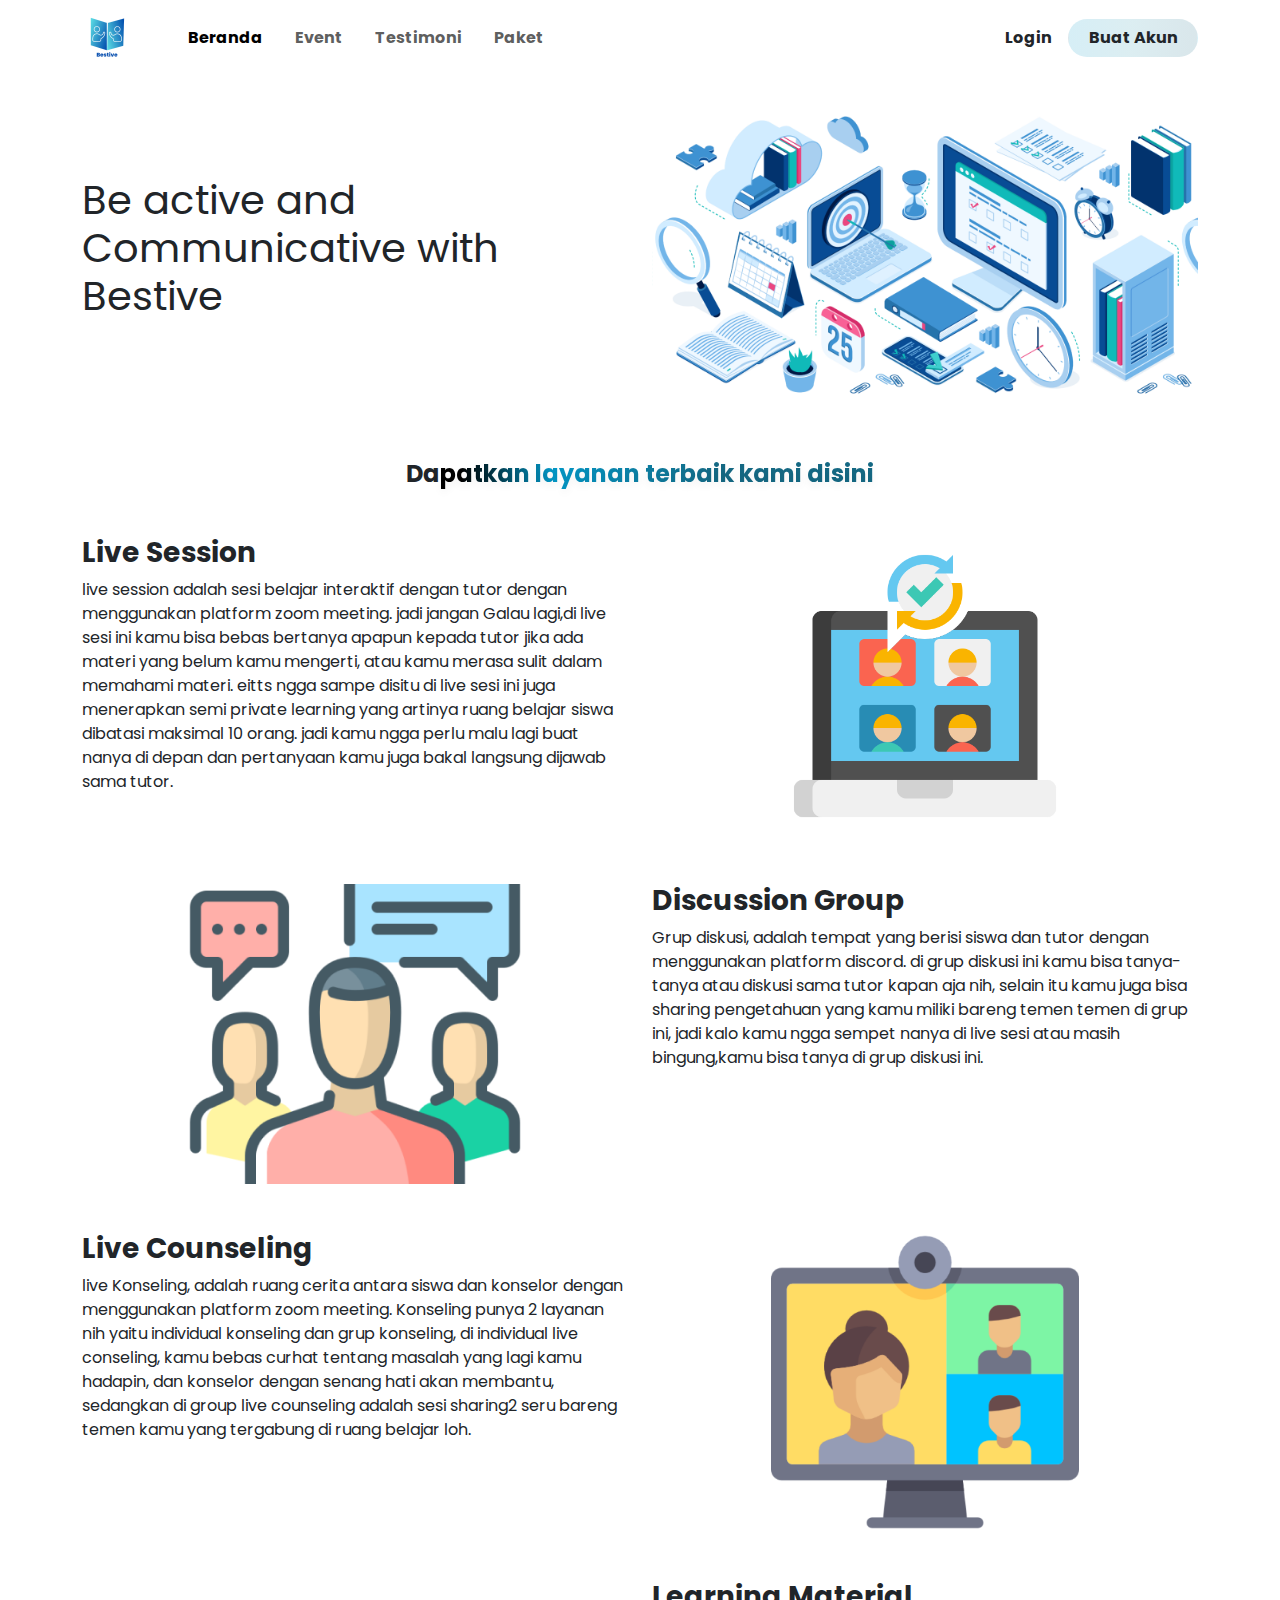
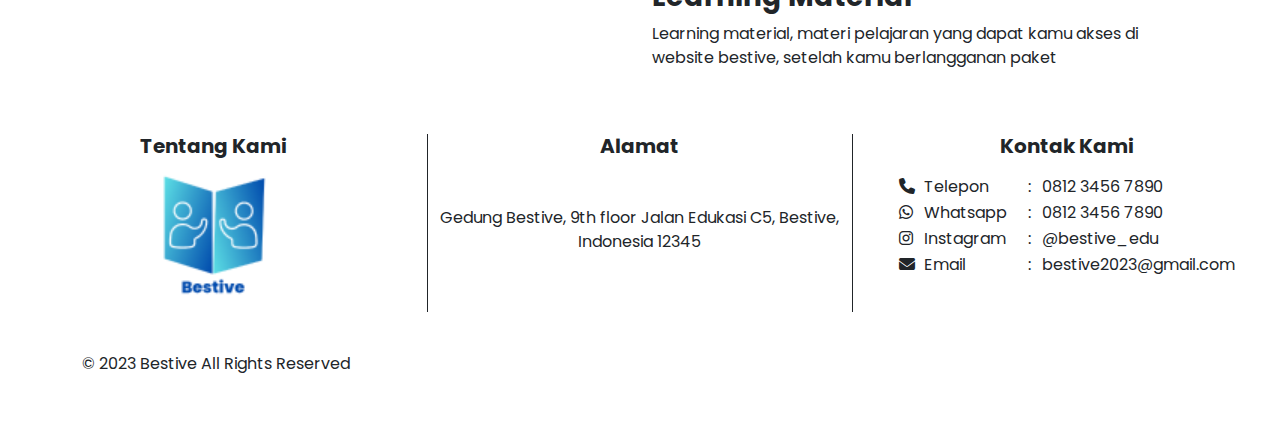
<file: index.html>
<!DOCTYPE html>
<html lang="en">
  <head>
    <meta charset="utf-8" />
    <meta name="viewport" content="width=device-width, initial-scale=1" />
    <title>Bestive</title>
    <link href="/assets/css/bootstrap.min.css" rel="stylesheet" />
    <link rel="stylesheet" href="/assets/css/style.css" />
    <link
      rel="stylesheet"
      href="/assets/vendor/fontawesome-free/css/all.min.css"
    />
  </head>
  <body>
    <nav class="navbar navbar-expand-lg" id="navbar">
      <div class="container">
        <a class="navbar-brand me-5" href="#">
          <img
            src="/assets/images/bestive-logo.png"
            alt="Logo"
            height="50"
            width="50"
          />
        </a>
        <button
          class="navbar-toggler"
          type="button"
          data-bs-toggle="collapse"
          data-bs-target="#navbarSupportedContent"
          aria-controls="navbarSupportedContent"
          aria-expanded="false"
          aria-label="Toggle navigation"
        >
          <span class="navbar-toggler-icon"></span>
        </button>
        <div class="collapse navbar-collapse" id="navbarSupportedContent">
          <ul class="navbar-nav me-auto mb-2 mb-lg-0">
            <li class="nav-item me-3">
              <a
                class="nav-link fw-bold active"
                aria-current="page"
                href="./index.html"
                >Beranda</a
              >
            </li>
            <li class="nav-item me-3">
              <a class="nav-link fw-bold" href="./event.html">Event</a>
            </li>
            <li class="nav-item me-3">
              <a class="nav-link fw-bold" href="./testimoni.html">Testimoni</a>
            </li>
            <li class="nav-item me-3">
              <a class="nav-link fw-bold" href="./paket.html">Paket</a>
            </li>
          </ul>
          <form class="d-flex align-items-center">
            <a
              href="https://dashboard.bestive.academy/login"
              class="text-decoration-none fw-bold text-dark me-3"
              id="btn-login"
              >Login</a
            >
            <a
              href="https://dashboard.bestive.academy/register"
              class="btn fw-bold"
              style="background: var(--my-bg-primary)"
              id="btn-register"
              >Buat Akun</a
            >
          </form>
        </div>
      </div>
    </nav>

    <section id="hero">
      <div class="container my-3">
        <div class="row">
          <div class="col-lg-6 d-flex flex-column justify-content-center">
            <h1>Be active and Communicative with Bestive</h1>
          </div>
          <div
            class="col-lg-6 hero-img"
            data-aos="zoom-out"
            data-aos-delay="200"
          >
            <img src="/assets/images/hero2.png" class="img-fluid" alt="" />
          </div>
        </div>
      </div>
    </section>

    <section class="my-5" id="feature">
      <div class="container">
        <h4 class="text-center">
          Da<span>patkan layanan terbaik kami disini</span>
        </h4>
        <div class="row mt-5">
          <div class="col-lg-6">
            <h3 class="fw-bold mt-5 mt-lg-0 text-lg-start text-center">
              Live Session
            </h3>
            <p class="text-lg-start text-center">
              live session adalah sesi belajar interaktif dengan tutor dengan
              menggunakan platform zoom meeting. jadi jangan Galau lagi,di live
              sesi ini kamu bisa bebas bertanya apapun kepada tutor jika ada
              materi yang belum kamu mengerti, atau kamu merasa sulit dalam
              memahami materi. eitts ngga sampe disitu di live sesi ini juga
              menerapkan semi private learning yang artinya ruang belajar siswa
              dibatasi maksimal 10 orang. jadi kamu ngga perlu malu lagi buat
              nanya di depan dan pertanyaan kamu juga bakal langsung dijawab
              sama tutor.
            </p>
          </div>
          <div class="col-lg-6 order-first order-lg-last">
            <center>
              <img src="./assets/images/live-session.png" height="300" />
            </center>
          </div>
        </div>
        <div class="row mt-5">
          <div class="col-lg-6">
            <center>
              <img src="./assets/images/discussion-group.png" height="300" />
            </center>
          </div>
          <div class="col-lg-6">
            <h3 class="fw-bold mt-5 mt-lg-0 text-lg-start text-center">
              Discussion Group
            </h3>
            <p class="text-lg-start text-center">
              Grup diskusi, adalah tempat yang berisi siswa dan tutor dengan
              menggunakan platform discord. di grup diskusi ini kamu bisa
              tanya-tanya atau diskusi sama tutor kapan aja nih, selain itu kamu
              juga bisa sharing pengetahuan yang kamu miliki bareng temen temen
              di grup ini, jadi kalo kamu ngga sempet nanya di live sesi atau
              masih bingung,kamu bisa tanya di grup diskusi ini.
            </p>
          </div>
        </div>
        <div class="row mt-5">
          <div class="col-lg-6">
            <h3 class="fw-bold mt-5 mt-lg-0 text-lg-start text-center">
              Live Counseling
            </h3>
            <p class="text-lg-start text-center">
              live Konseling, adalah ruang cerita antara siswa dan konselor
              dengan menggunakan platform zoom meeting. Konseling punya 2
              layanan nih yaitu individual konseling dan grup konseling, di
              individual live conseling, kamu bebas curhat tentang masalah yang
              lagi kamu hadapin, dan konselor dengan senang hati akan membantu,
              sedangkan di group live counseling adalah sesi sharing2 seru
              bareng temen kamu yang tergabung di ruang belajar loh.
            </p>
          </div>
          <div class="col-lg-6 order-first order-lg-last">
            <center>
              <img src="./assets/images/live-konseling.png" height="300" />
            </center>
          </div>
        </div>
        <div class="row mt-5">
          <div class="col-lg-6"></div>
          <div class="col-lg-6">
            <h3 class="fw-bold mt-5 mt-lg-0 text-lg-start text-center">
              Learning Material
            </h3>
            <p class="text-lg-start text-center">
              Learning material, materi pelajaran yang dapat kamu akses di
              website bestive, setelah kamu berlangganan paket
            </p>
          </div>
        </div>
      </div>
    </section>

    <div class="my-footer-body my-5">
      <div class="container-fluid">
        <div class="row">
          <div class="col-lg-4">
            <h5 class="fw-bold text-center mb-1">Tentang Kami</h5>
            <center>
              <img src="./assets/images/bestive-logo.png" height="150" />
            </center>
          </div>
          <div class="col-lg-4 border-start border-end border-dark">
            <h5 class="fw-bold text-center mb-5">Alamat</h5>
            <p class="text-center">
              Gedung Bestive, 9th floor Jalan Edukasi C5, Bestive, Indonesia
              12345
            </p>
          </div>
          <div class="col-lg-4">
            <h5 class="fw-bold text-center mb-3">Kontak Kami</h5>
            <center>
              <table>
                <tr>
                  <td style="width: 25px"><i class="fa fa-phone"></i></td>
                  <td>Telepon</td>
                  <td style="padding-left: 20px">:</td>
                  <td style="padding-left: 10px">0812 3456 7890</td>
                </tr>
                <tr>
                  <td style="width: 25px"><i class="fab fa-whatsapp"></i></td>
                  <td>Whatsapp</td>
                  <td style="padding-left: 20px">:</td>
                  <td style="padding-left: 10px">0812 3456 7890</td>
                </tr>
                <tr>
                  <td style="width: 25px"><i class="fab fa-instagram"></i></td>
                  <td>Instagram</td>
                  <td style="padding-left: 20px">:</td>
                  <td style="padding-left: 10px">@bestive_edu</td>
                </tr>
                <tr>
                  <td style="width: 25px"><i class="fa fa-envelope"></i></td>
                  <td>Email</td>
                  <td style="padding-left: 20px">:</td>
                  <td style="padding-left: 10px">bestive2023@gmail.com</td>
                </tr>
              </table>
            </center>
          </div>
        </div>
      </div>
      <div class="container">
        <p>© 2023 Bestive All Rights Reserved</p>
      </div>
    </div>

    <script src="/assets/js/bootstrap.bundle.min.js"></script>
  </body>
</html>
</file>
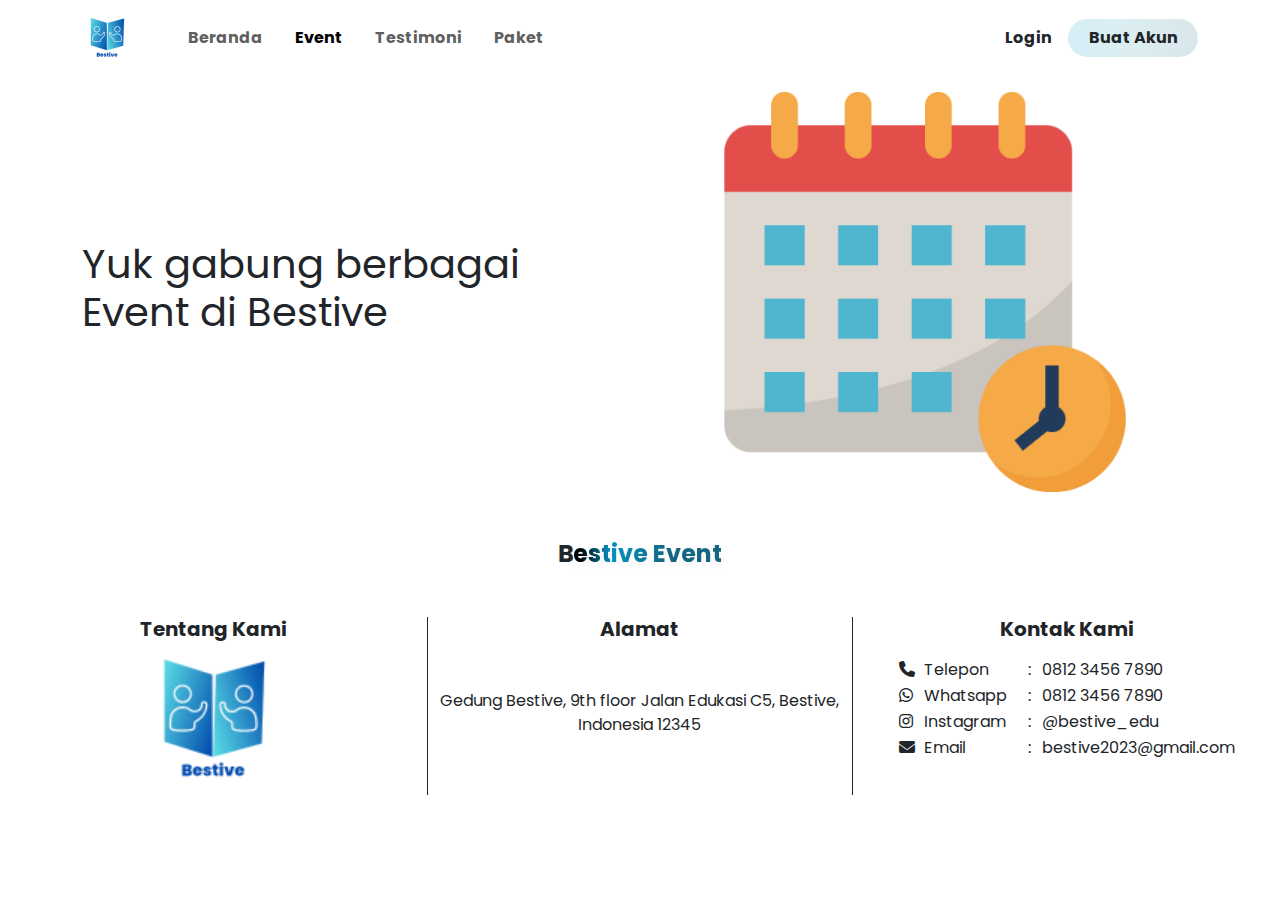
<file: event.html>
<!DOCTYPE html>
<html lang="en">
  <head>
    <meta charset="utf-8" />
    <meta name="viewport" content="width=device-width, initial-scale=1" />
    <title>Bestive</title>
    <link href="/assets/css/bootstrap.min.css" rel="stylesheet" />
    <link rel="stylesheet" href="/assets/css/style.css" />
    <link
      rel="stylesheet"
      href="/assets/vendor/fontawesome-free/css/all.min.css"
    />
  </head>
  <body>
    <nav class="navbar navbar-expand-lg" id="navbar">
      <div class="container">
        <a class="navbar-brand me-5" href="#">
          <img
            src="/assets/images/bestive-logo.png"
            alt="Logo"
            height="50"
            width="50"
          />
        </a>
        <button
          class="navbar-toggler"
          type="button"
          data-bs-toggle="collapse"
          data-bs-target="#navbarSupportedContent"
          aria-controls="navbarSupportedContent"
          aria-expanded="false"
          aria-label="Toggle navigation"
        >
          <span class="navbar-toggler-icon"></span>
        </button>
        <div class="collapse navbar-collapse" id="navbarSupportedContent">
          <ul class="navbar-nav me-auto mb-2 mb-lg-0">
            <li class="nav-item me-3">
              <a class="nav-link fw-bold" href="./index.html">Beranda</a>
            </li>
            <li class="nav-item me-3">
              <a
                class="nav-link fw-bold active"
                aria-current="page"
                href="./event.html"
                >Event</a
              >
            </li>
            <li class="nav-item me-3">
              <a class="nav-link fw-bold" href="./testimoni.html">Testimoni</a>
            </li>
            <li class="nav-item me-3">
              <a class="nav-link fw-bold" href="./paket.html">Paket</a>
            </li>
          </ul>
          <form class="d-flex align-items-center">
            <a
              href="https://dashboard.bestive.academy/login"
              class="text-decoration-none fw-bold text-dark me-3"
              id="btn-login"
              >Login</a
            >
            <a
              href="https://dashboard.bestive.academy/register"
              class="btn fw-bold"
              style="background: var(--my-bg-primary)"
              id="btn-register"
              >Buat Akun</a
            >
          </form>
        </div>
      </div>
    </nav>

    <section id="hero">
      <div class="container my-3">
        <div class="row">
          <div class="col-lg-6 d-flex flex-column justify-content-center">
            <h1>Yuk gabung berbagai Event di Bestive</h1>
          </div>
          <div
            class="col-lg-6 hero-img"
            data-aos="zoom-out"
            data-aos-delay="200"
          >
            <center>
              <img
                src="/assets/images/event.png"
                class="img-fluid"
                style="height: 400px"
              />
            </center>
          </div>
        </div>
      </div>
    </section>

    <section class="my-5" id="feature">
      <div class="container">
        <h4 class="text-center">B<span>estive Event</span></h4>
      </div>
    </section>

    <div class="my-footer-body mb-5">
      <div class="container-fluid">
        <div class="row">
          <div class="col-lg-4">
            <h5 class="fw-bold text-center mb-1">Tentang Kami</h5>
            <center>
              <img src="./assets/images/bestive-logo.png" height="150" />
            </center>
          </div>
          <div class="col-lg-4 border-start border-end border-dark">
            <h5 class="fw-bold text-center mb-5">Alamat</h5>
            <p class="text-center">
              Gedung Bestive, 9th floor Jalan Edukasi C5, Bestive, Indonesia
              12345
            </p>
          </div>
          <div class="col-lg-4">
            <h5 class="fw-bold text-center mb-3">Kontak Kami</h5>
            <center>
              <table>
                <tr>
                  <td style="width: 25px"><i class="fa fa-phone"></i></td>
                  <td>Telepon</td>
                  <td style="padding-left: 20px">:</td>
                  <td style="padding-left: 10px">0812 3456 7890</td>
                </tr>
                <tr>
                  <td style="width: 25px"><i class="fab fa-whatsapp"></i></td>
                  <td>Whatsapp</td>
                  <td style="padding-left: 20px">:</td>
                  <td style="padding-left: 10px">0812 3456 7890</td>
                </tr>
                <tr>
                  <td style="width: 25px"><i class="fab fa-instagram"></i></td>
                  <td>Instagram</td>
                  <td style="padding-left: 20px">:</td>
                  <td style="padding-left: 10px">@bestive_edu</td>
                </tr>
                <tr>
                  <td style="width: 25px"><i class="fa fa-envelope"></i></td>
                  <td>Email</td>
                  <td style="padding-left: 20px">:</td>
                  <td style="padding-left: 10px">bestive2023@gmail.com</td>
                </tr>
              </table>
            </center>
          </div>
        </div>
      </div>
    </div>

    <script src="/assets/js/bootstrap.bundle.min.js"></script>
  </body>
</html>
</file>
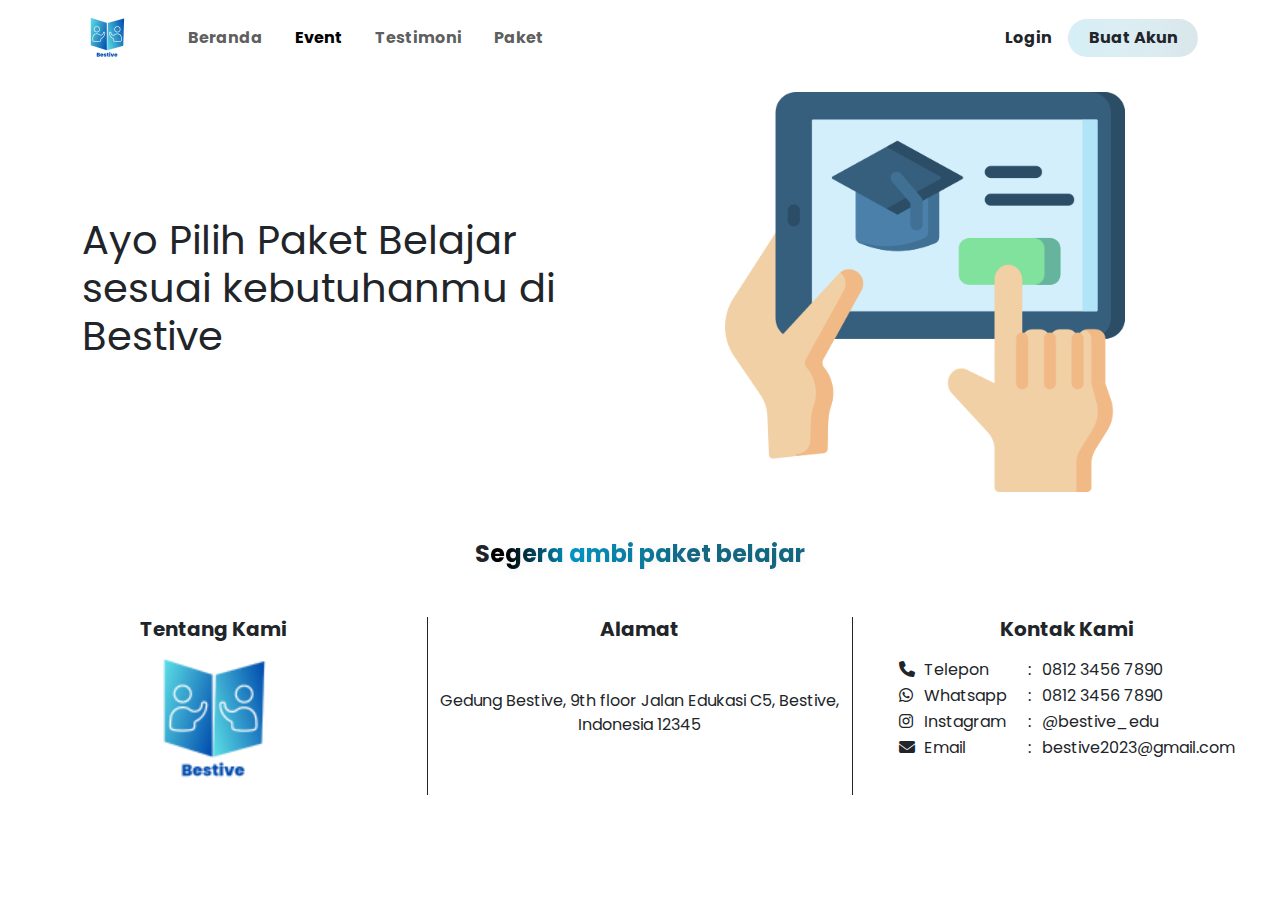
<file: paket.html>
<!DOCTYPE html>
<html lang="en">
  <head>
    <meta charset="utf-8" />
    <meta name="viewport" content="width=device-width, initial-scale=1" />
    <title>Bestive</title>
    <link href="/assets/css/bootstrap.min.css" rel="stylesheet" />
    <link rel="stylesheet" href="/assets/css/style.css" />
    <link
      rel="stylesheet"
      href="/assets/vendor/fontawesome-free/css/all.min.css"
    />
  </head>
  <body>
    <nav class="navbar navbar-expand-lg" id="navbar">
      <div class="container">
        <a class="navbar-brand me-5" href="#">
          <img
            src="/assets/images/bestive-logo.png"
            alt="Logo"
            height="50"
            width="50"
          />
        </a>
        <button
          class="navbar-toggler"
          type="button"
          data-bs-toggle="collapse"
          data-bs-target="#navbarSupportedContent"
          aria-controls="navbarSupportedContent"
          aria-expanded="false"
          aria-label="Toggle navigation"
        >
          <span class="navbar-toggler-icon"></span>
        </button>
        <div class="collapse navbar-collapse" id="navbarSupportedContent">
          <ul class="navbar-nav me-auto mb-2 mb-lg-0">
            <li class="nav-item me-3">
              <a class="nav-link fw-bold" href="./index.html">Beranda</a>
            </li>
            <li class="nav-item me-3">
              <a
                class="nav-link fw-bold active"
                aria-current="page"
                href="./event.html"
                >Event</a
              >
            </li>
            <li class="nav-item me-3">
              <a class="nav-link fw-bold" href="./testimoni.html">Testimoni</a>
            </li>
            <li class="nav-item me-3">
              <a class="nav-link fw-bold" href="./paket.html">Paket</a>
            </li>
          </ul>
          <form class="d-flex align-items-center">
            <a
              href="https://dashboard.bestive.academy/login"
              class="text-decoration-none fw-bold text-dark me-3"
              id="btn-login"
              >Login</a
            >
            <a
              href="https://dashboard.bestive.academy/register"
              class="btn fw-bold"
              style="background: var(--my-bg-primary)"
              id="btn-register"
              >Buat Akun</a
            >
          </form>
        </div>
      </div>
    </nav>

    <section id="hero">
      <div class="container my-3">
        <div class="row">
          <div class="col-lg-6 d-flex flex-column justify-content-center">
            <h1>Ayo Pilih Paket Belajar sesuai kebutuhanmu di Bestive</h1>
          </div>
          <div
            class="col-lg-6 hero-img"
            data-aos="zoom-out"
            data-aos-delay="200"
          >
            <center>
              <img
                src="/assets/images/paket.png"
                class="img-fluid"
                style="height: 400px"
              />
            </center>
          </div>
        </div>
      </div>
    </section>

    <section class="my-5" id="feature">
      <div class="container">
        <h4 class="text-center">S<span>egera ambi paket belajar</span></h4>
      </div>
    </section>

    <div class="my-footer-body mb-5">
      <div class="container-fluid">
        <div class="row">
          <div class="col-lg-4">
            <h5 class="fw-bold text-center mb-1">Tentang Kami</h5>
            <center>
              <img src="./assets/images/bestive-logo.png" height="150" />
            </center>
          </div>
          <div class="col-lg-4 border-start border-end border-dark">
            <h5 class="fw-bold text-center mb-5">Alamat</h5>
            <p class="text-center">
              Gedung Bestive, 9th floor Jalan Edukasi C5, Bestive, Indonesia
              12345
            </p>
          </div>
          <div class="col-lg-4">
            <h5 class="fw-bold text-center mb-3">Kontak Kami</h5>
            <center>
              <table>
                <tr>
                  <td style="width: 25px"><i class="fa fa-phone"></i></td>
                  <td>Telepon</td>
                  <td style="padding-left: 20px">:</td>
                  <td style="padding-left: 10px">0812 3456 7890</td>
                </tr>
                <tr>
                  <td style="width: 25px"><i class="fab fa-whatsapp"></i></td>
                  <td>Whatsapp</td>
                  <td style="padding-left: 20px">:</td>
                  <td style="padding-left: 10px">0812 3456 7890</td>
                </tr>
                <tr>
                  <td style="width: 25px"><i class="fab fa-instagram"></i></td>
                  <td>Instagram</td>
                  <td style="padding-left: 20px">:</td>
                  <td style="padding-left: 10px">@bestive_edu</td>
                </tr>
                <tr>
                  <td style="width: 25px"><i class="fa fa-envelope"></i></td>
                  <td>Email</td>
                  <td style="padding-left: 20px">:</td>
                  <td style="padding-left: 10px">bestive2023@gmail.com</td>
                </tr>
              </table>
            </center>
          </div>
        </div>
      </div>
    </div>

    <script src="/assets/js/bootstrap.bundle.min.js"></script>
  </body>
</html>
</file>
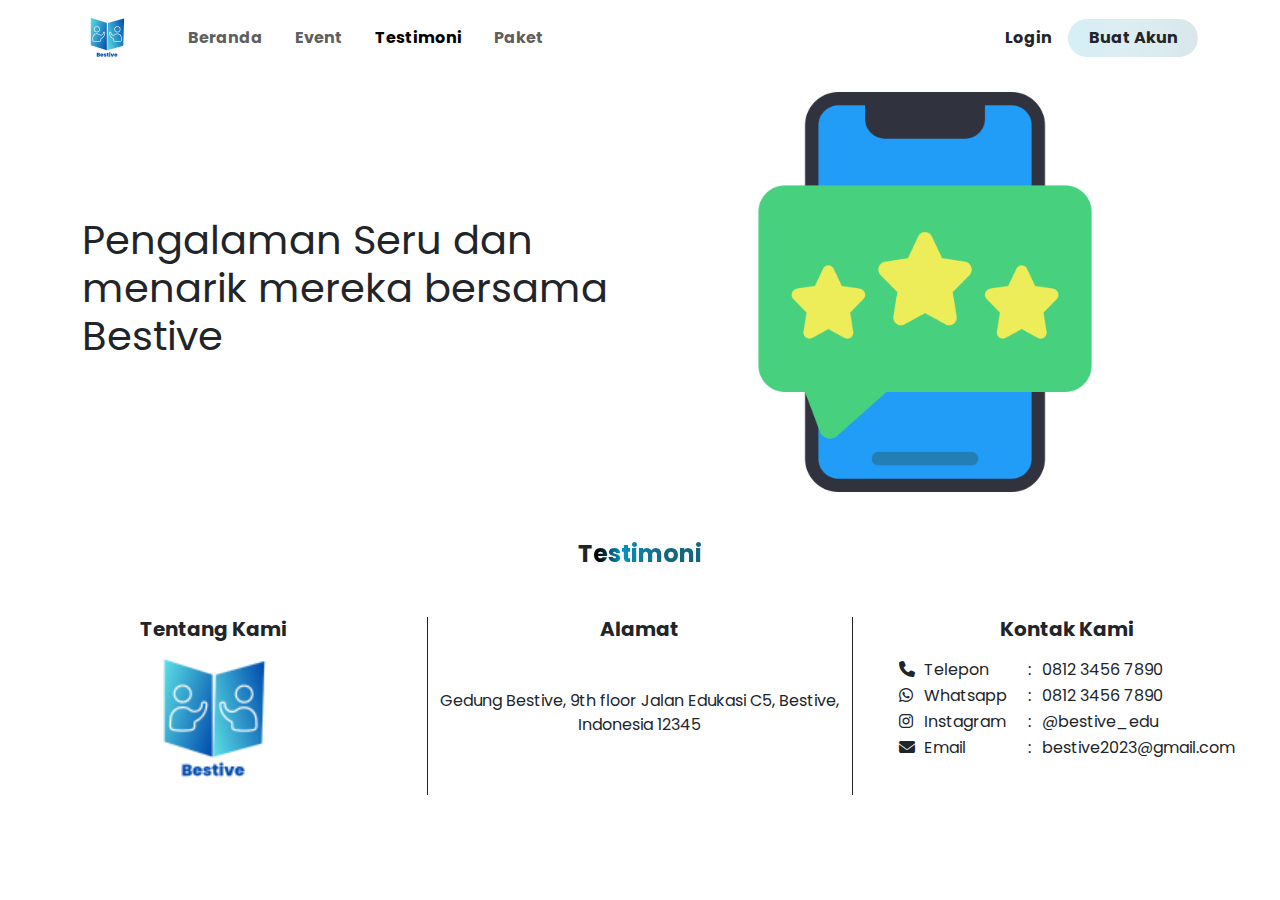
<file: testimoni.html>
<!DOCTYPE html>
<html lang="en">
  <head>
    <meta charset="utf-8" />
    <meta name="viewport" content="width=device-width, initial-scale=1" />
    <title>Bestive</title>
    <link href="/assets/css/bootstrap.min.css" rel="stylesheet" />
    <link rel="stylesheet" href="/assets/css/style.css" />
    <link
      rel="stylesheet"
      href="/assets/vendor/fontawesome-free/css/all.min.css"
    />
  </head>
  <body>
    <nav class="navbar navbar-expand-lg" id="navbar">
      <div class="container">
        <a class="navbar-brand me-5" href="#">
          <img
            src="/assets/images/bestive-logo.png"
            alt="Logo"
            height="50"
            width="50"
          />
        </a>
        <button
          class="navbar-toggler"
          type="button"
          data-bs-toggle="collapse"
          data-bs-target="#navbarSupportedContent"
          aria-controls="navbarSupportedContent"
          aria-expanded="false"
          aria-label="Toggle navigation"
        >
          <span class="navbar-toggler-icon"></span>
        </button>
        <div class="collapse navbar-collapse" id="navbarSupportedContent">
          <ul class="navbar-nav me-auto mb-2 mb-lg-0">
            <li class="nav-item me-3">
              <a class="nav-link fw-bold" href="./index.html">Beranda</a>
            </li>
            <li class="nav-item me-3">
              <a class="nav-link fw-bold" href="./event.html">Event</a>
            </li>
            <li class="nav-item me-3">
              <a
                class="nav-link fw-bold active"
                aria-current="page"
                href="./testimoni.html"
                >Testimoni</a
              >
            </li>
            <li class="nav-item me-3">
              <a class="nav-link fw-bold" href="./paket.html">Paket</a>
            </li>
          </ul>
          <form class="d-flex align-items-center">
            <a
              href="https://dashboard.bestive.academy/login"
              class="text-decoration-none fw-bold text-dark me-3"
              id="btn-login"
              >Login</a
            >
            <a
              href="https://dashboard.bestive.academy/register"
              class="btn fw-bold"
              style="background: var(--my-bg-primary)"
              id="btn-register"
              >Buat Akun</a
            >
          </form>
        </div>
      </div>
    </nav>

    <section id="hero">
      <div class="container my-3">
        <div class="row">
          <div class="col-lg-6 d-flex flex-column justify-content-center">
            <h1>Pengalaman Seru dan menarik mereka bersama Bestive</h1>
          </div>
          <div
            class="col-lg-6 hero-img"
            data-aos="zoom-out"
            data-aos-delay="200"
          >
            <center>
              <img
                src="/assets/images/testimonial.png"
                class="img-fluid"
                style="height: 400px"
              />
            </center>
          </div>
        </div>
      </div>
    </section>

    <section class="my-5" id="feature">
      <div class="container">
        <h4 class="text-center">T<span>estimoni</span></h4>
      </div>
    </section>

    <div class="my-footer-body mb-5">
      <div class="container-fluid">
        <div class="row">
          <div class="col-lg-4">
            <h5 class="fw-bold text-center mb-1">Tentang Kami</h5>
            <center>
              <img src="./assets/images/bestive-logo.png" height="150" />
            </center>
          </div>
          <div class="col-lg-4 border-start border-end border-dark">
            <h5 class="fw-bold text-center mb-5">Alamat</h5>
            <p class="text-center">
              Gedung Bestive, 9th floor Jalan Edukasi C5, Bestive, Indonesia
              12345
            </p>
          </div>
          <div class="col-lg-4">
            <h5 class="fw-bold text-center mb-3">Kontak Kami</h5>
            <center>
              <table>
                <tr>
                  <td style="width: 25px"><i class="fa fa-phone"></i></td>
                  <td>Telepon</td>
                  <td style="padding-left: 20px">:</td>
                  <td style="padding-left: 10px">0812 3456 7890</td>
                </tr>
                <tr>
                  <td style="width: 25px"><i class="fab fa-whatsapp"></i></td>
                  <td>Whatsapp</td>
                  <td style="padding-left: 20px">:</td>
                  <td style="padding-left: 10px">0812 3456 7890</td>
                </tr>
                <tr>
                  <td style="width: 25px"><i class="fab fa-instagram"></i></td>
                  <td>Instagram</td>
                  <td style="padding-left: 20px">:</td>
                  <td style="padding-left: 10px">@bestive_edu</td>
                </tr>
                <tr>
                  <td style="width: 25px"><i class="fa fa-envelope"></i></td>
                  <td>Email</td>
                  <td style="padding-left: 20px">:</td>
                  <td style="padding-left: 10px">bestive2023@gmail.com</td>
                </tr>
              </table>
            </center>
          </div>
        </div>
      </div>
    </div>

    <script src="/assets/js/bootstrap.bundle.min.js"></script>
  </body>
</html>
</file>
<file: assets/css/style.css>
@import url("https://fonts.googleapis.com/css2?family=Poppins:ital,wght@0,100;0,200;0,300;0,400;0,500;0,600;0,700;0,800;0,900;1,100;1,200;1,300;1,400;1,500;1,600;1,700;1,800;1,900&display=swap");

:root {
  --my-bg-primary: linear-gradient(
    93.01deg,
    rgba(3, 151, 198, 0.16) 4.68%,
    rgba(36, 147, 171, 0.16) 49.15%,
    rgba(21, 105, 132, 0.16) 94.5%
  );
}

body {
  font-family: "Poppins", var(--bs-body-font-family);
}

#navbar #btn-register {
  width: 130px;
  border-radius: 30px;
}

#hero h1 {
  font-weight: 400;
}

#programs .card {
  border-radius: 30px;
  background: linear-gradient(
    141.6deg,
    #ebf6fa 5.13%,
    rgba(255, 255, 255, 0.51629) 16.5%,
    rgba(255, 255, 255, 0.463573) 85.35%,
    #c5dde4 100%
  );
}

.my-footer-body .container {
  margin-block: 40px;
}

#feature h4 {
  font-weight: 700;
}

#feature h4 span {
  background: linear-gradient(
    264.46deg,
    #156984 35.66%,
    #0397c6 74.05%,
    #000000 94.96%
  );
  -webkit-background-clip: text;
  -webkit-text-fill-color: transparent;
  background-clip: text;
  text-fill-color: transparent;
  text-shadow: 0px 4px 8px rgba(0, 0, 0, 0.05);
}
</file>
